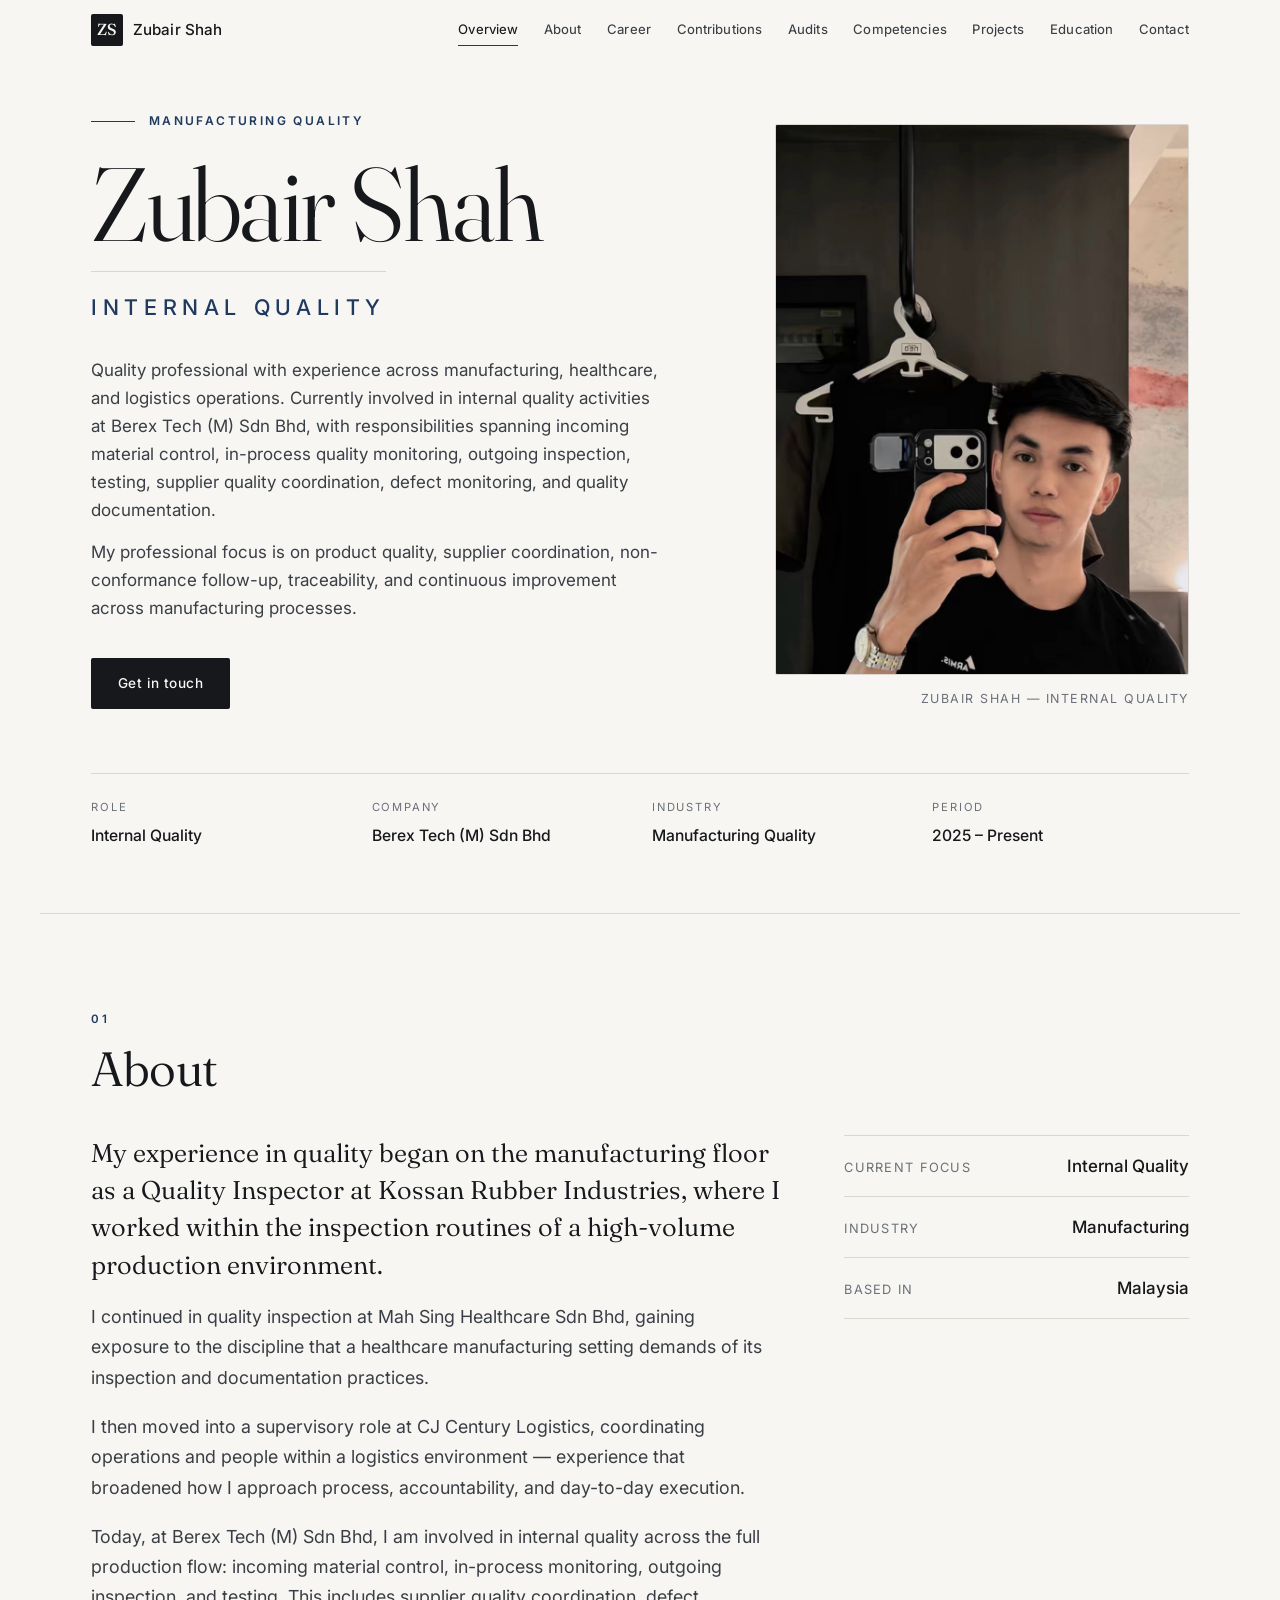
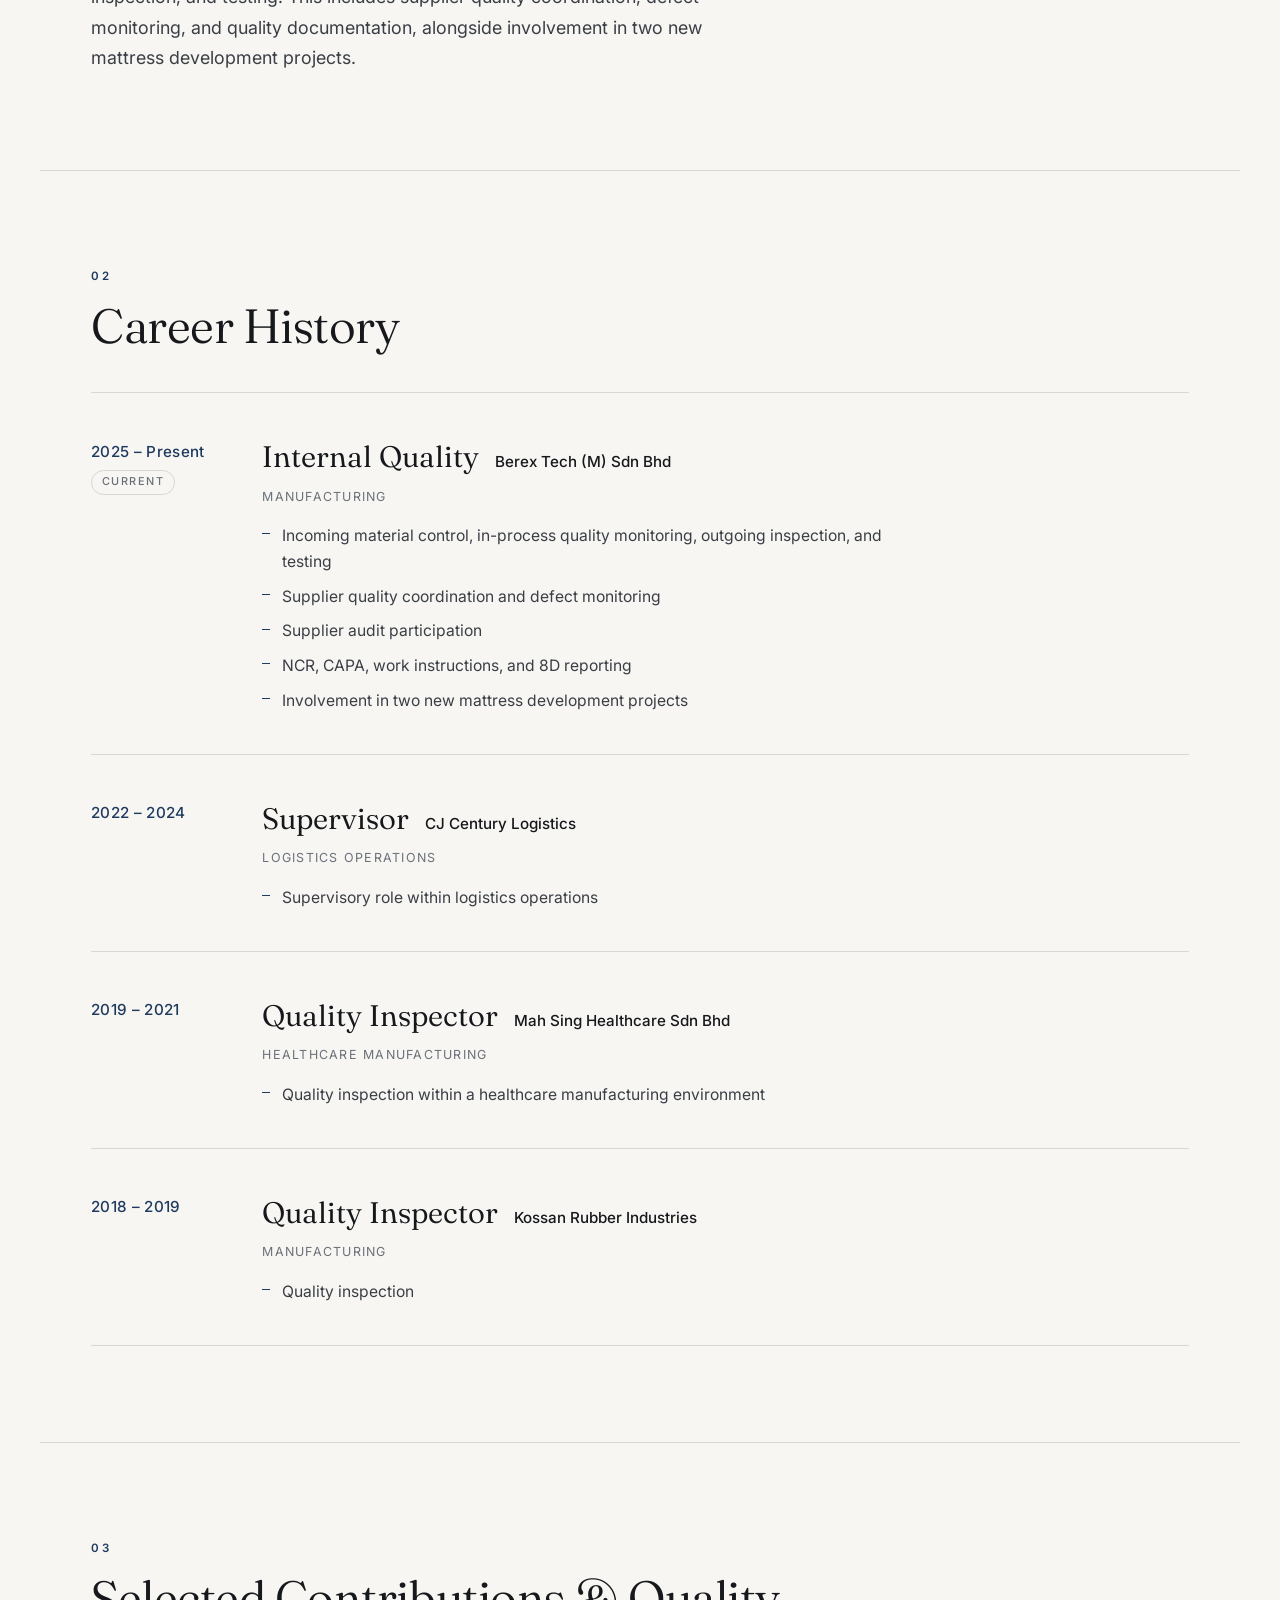
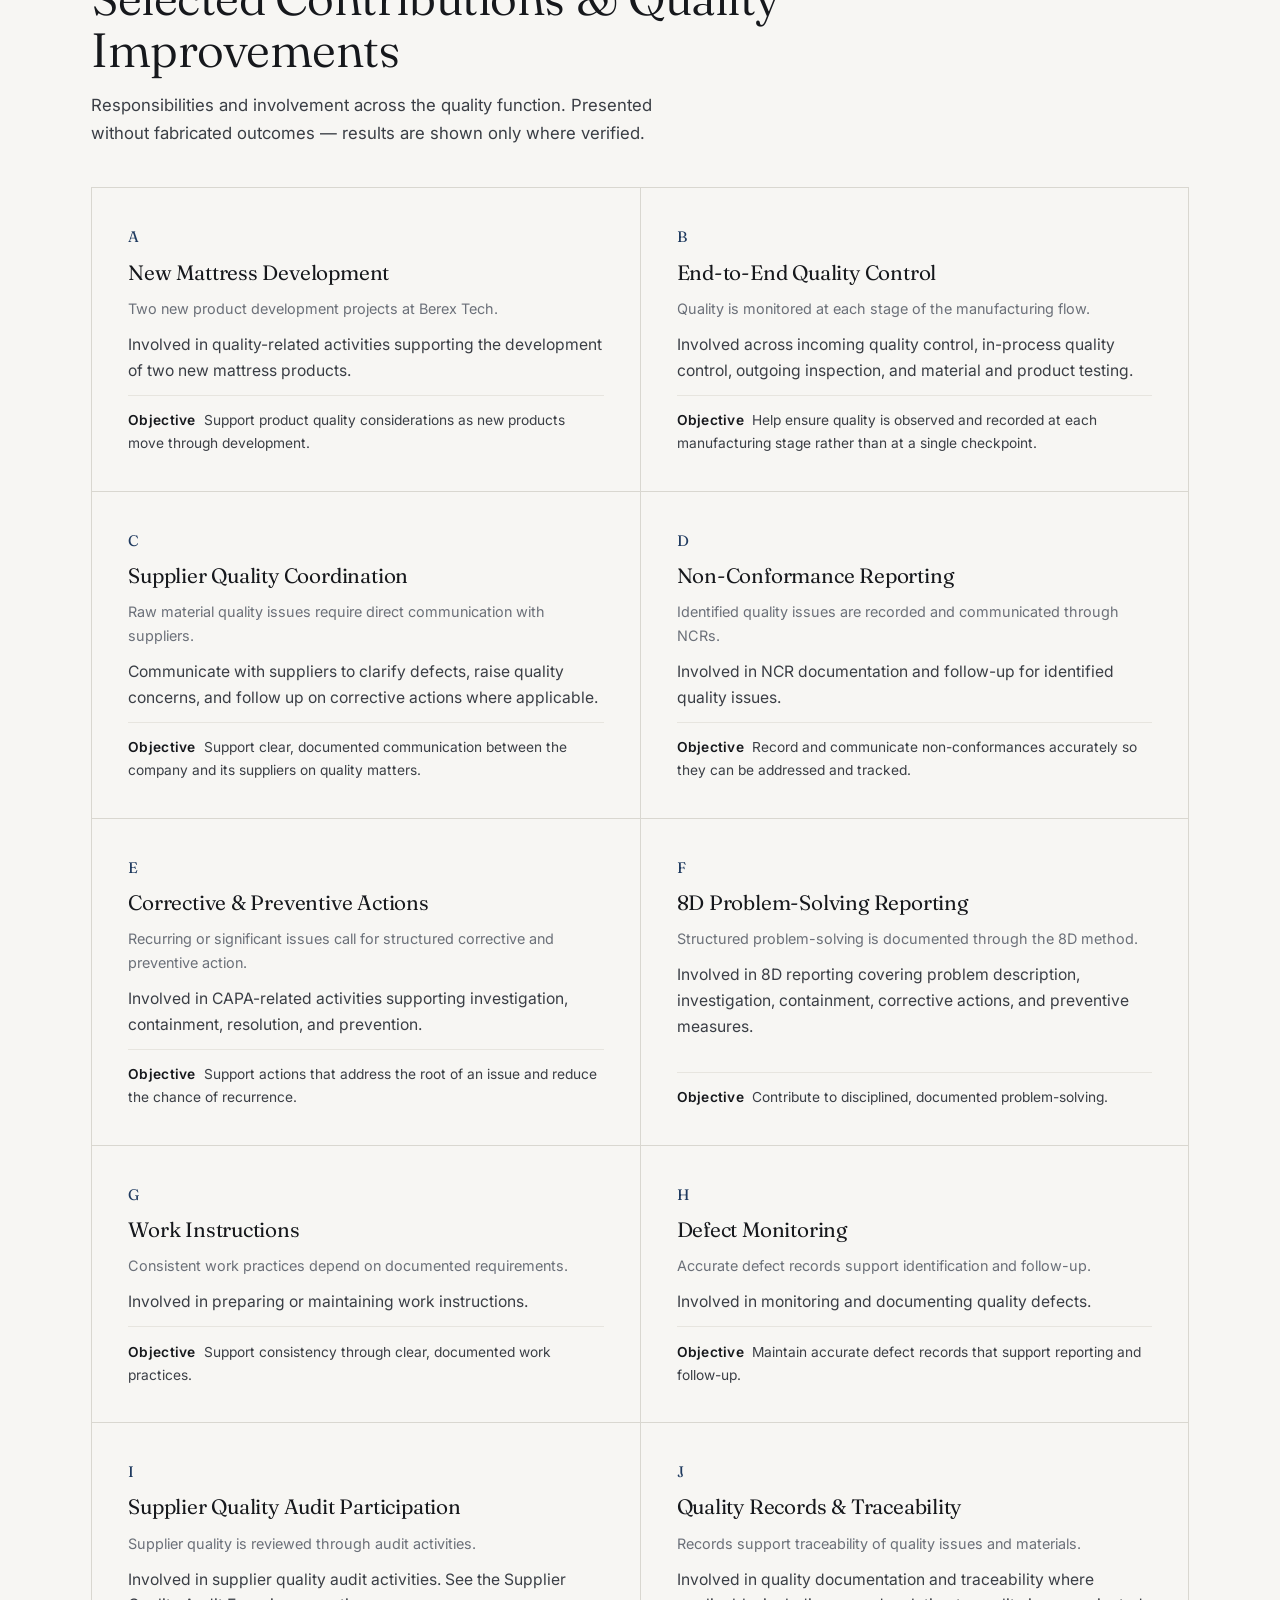
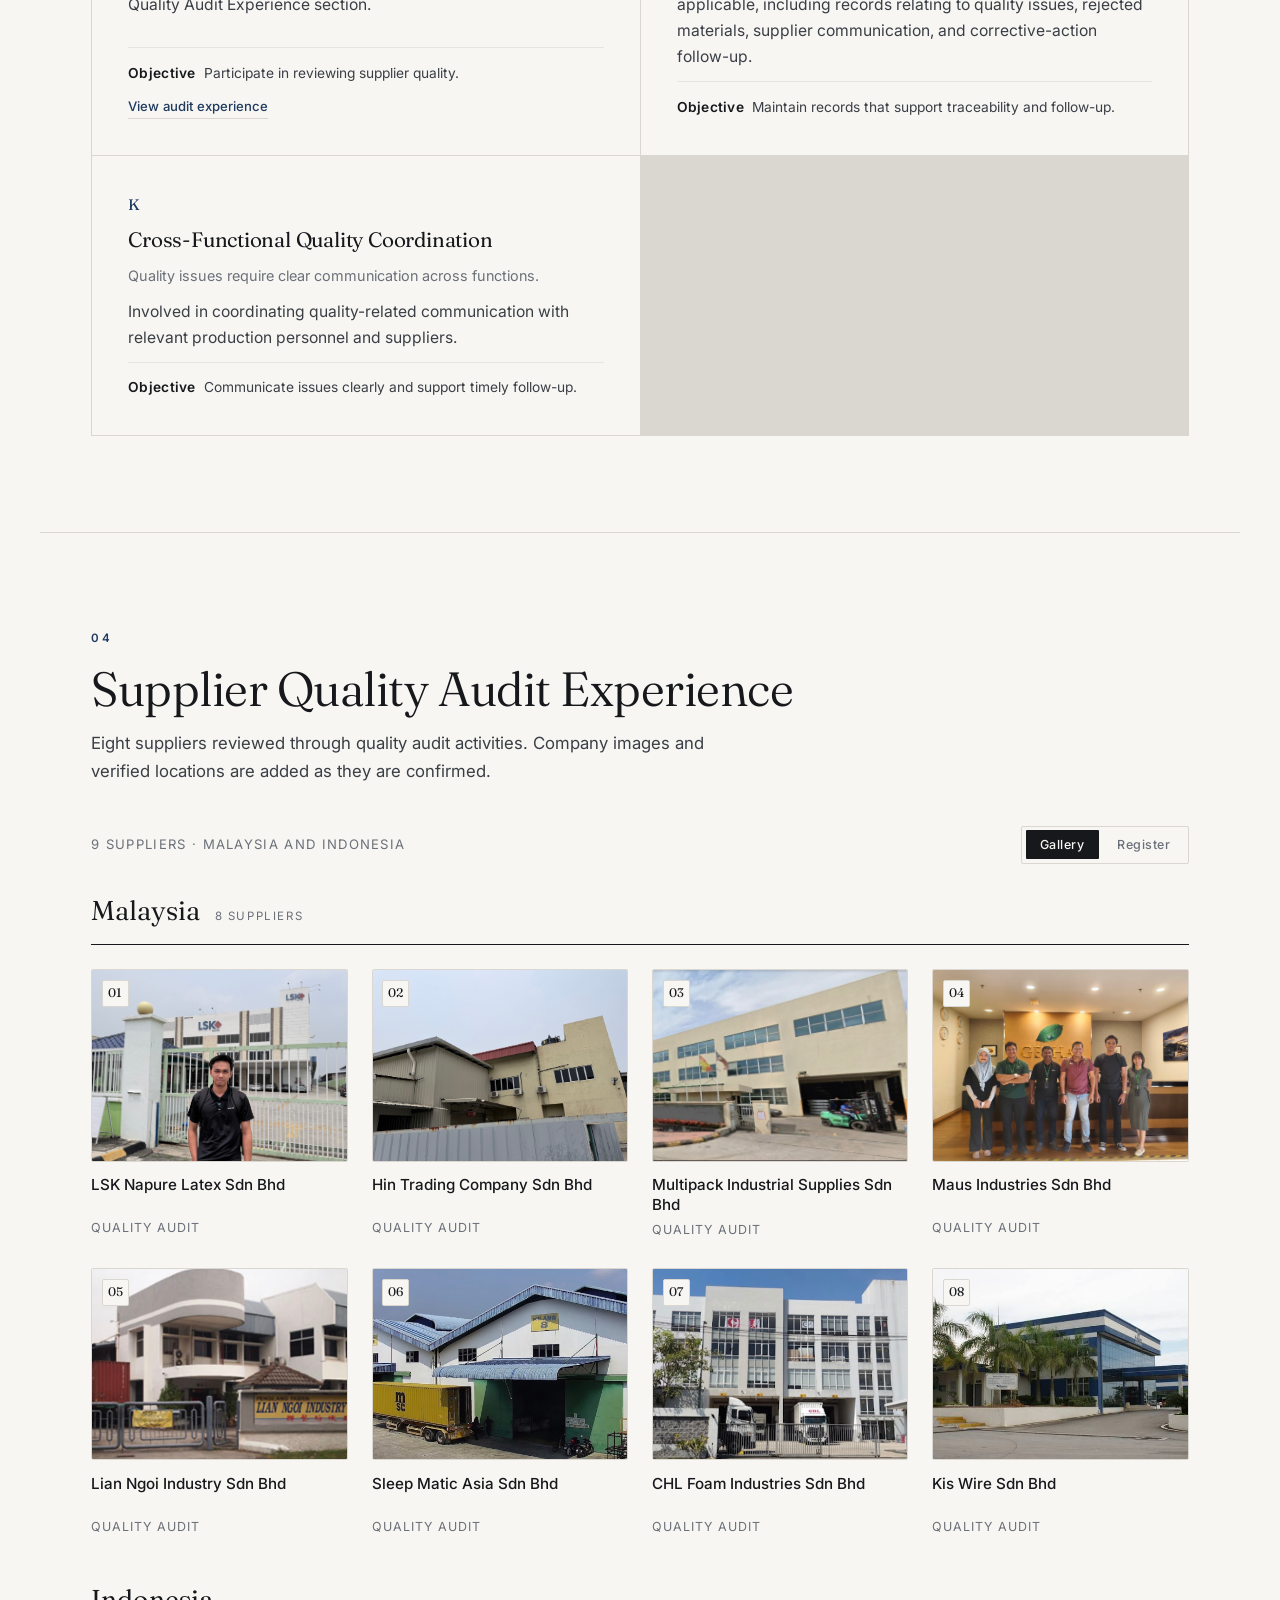
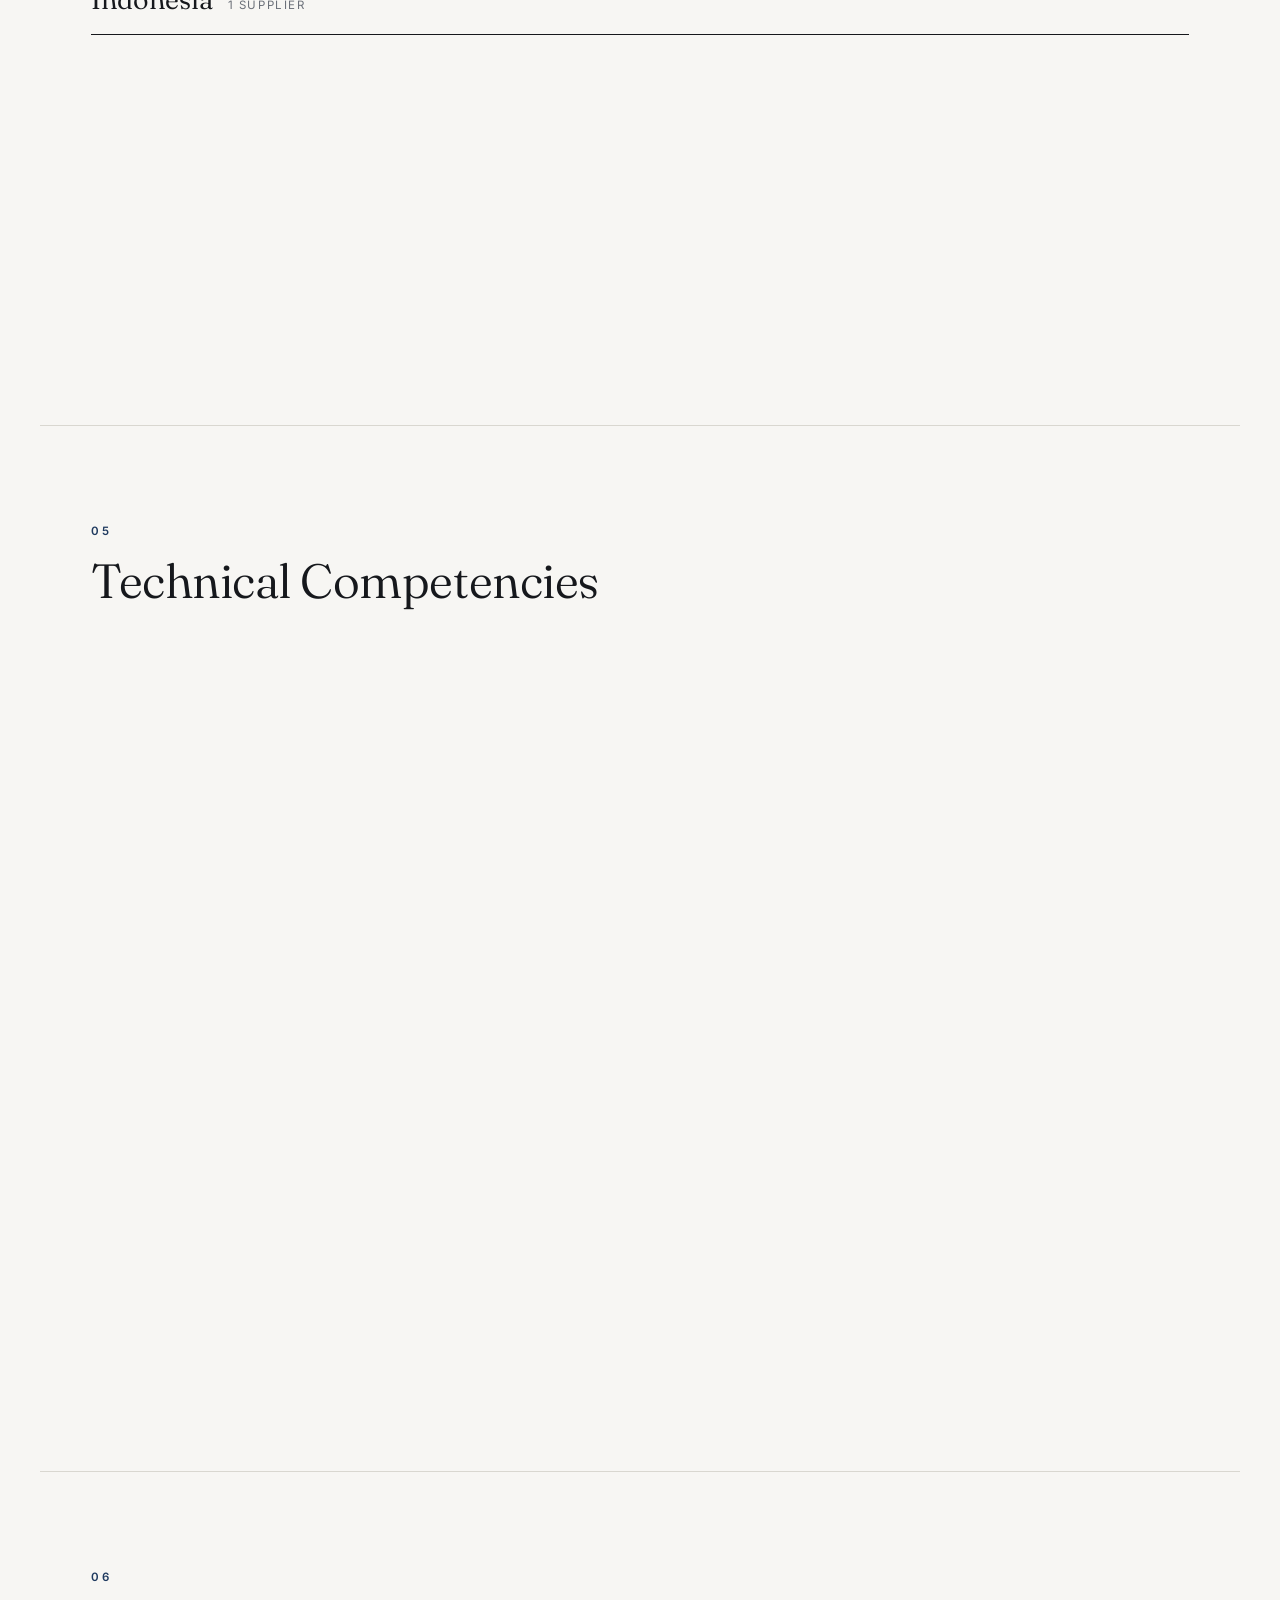
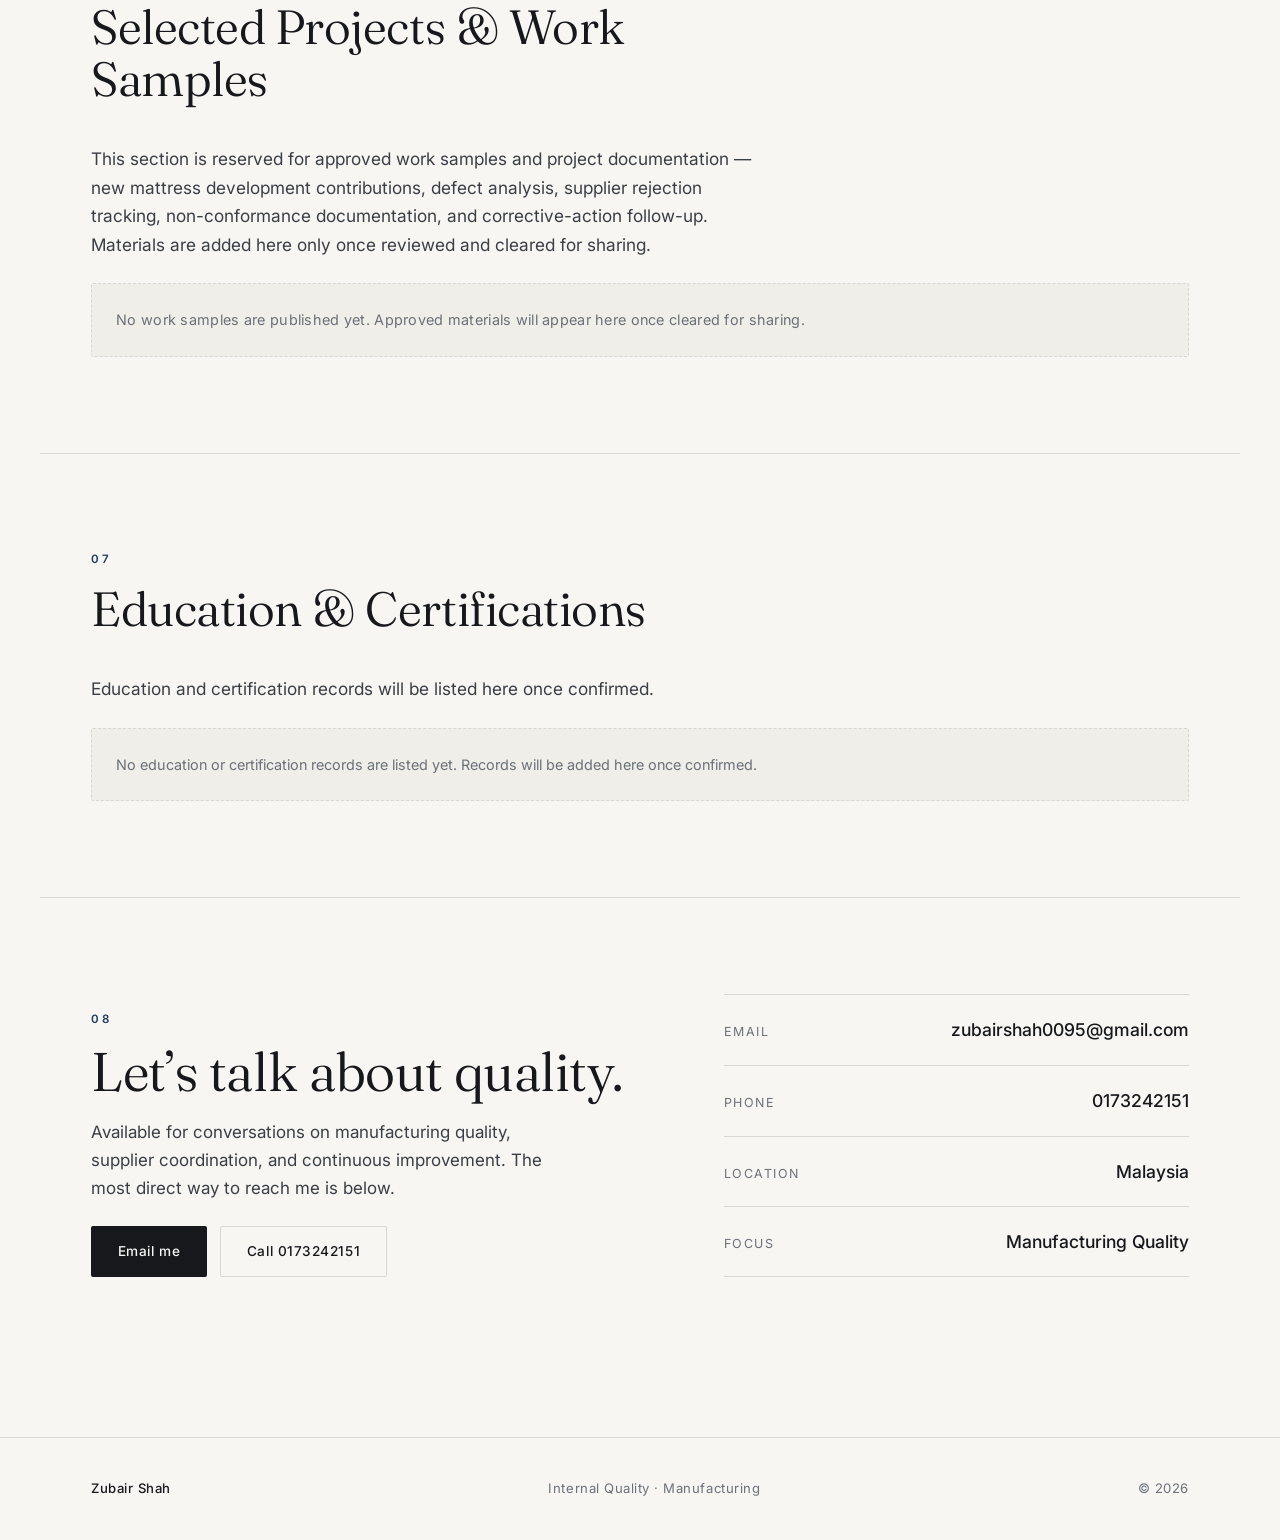
<file: index.html>
<!DOCTYPE html>
<html lang="en">
<head>
  <meta charset="UTF-8" />
  <meta name="viewport" content="width=device-width, initial-scale=1.0" />

  <title>Zubair Shah | Internal Quality Professional</title>
  <meta name="description" content="Professional portfolio of Zubair Shah, highlighting manufacturing quality experience, supplier quality audit participation, quality control activities, and professional contributions." />
  <meta name="author" content="Zubair Shah" />

  <!-- Social sharing -->
  <meta property="og:type" content="website" />
  <meta property="og:title" content="Zubair Shah | Internal Quality Professional" />
  <meta property="og:description" content="Manufacturing quality experience, supplier quality audit participation, quality control activities, and professional contributions." />
  <meta name="twitter:card" content="summary" />

  <!-- Favicon: inline SVG monogram, no external request -->
  <link rel="icon" href="data:image/svg+xml,%3Csvg xmlns='http://www.w3.org/2000/svg' viewBox='0 0 32 32'%3E%3Crect width='32' height='32' fill='%23141619'/%3E%3Ctext x='16' y='22' font-family='Georgia,serif' font-size='16' fill='%23f7f6f3' text-anchor='middle'%3EZS%3C/text%3E%3C/svg%3E" />

  <!-- Fonts: two families only -->
  <link rel="preconnect" href="https://fonts.googleapis.com" />
  <link rel="preconnect" href="https://fonts.gstatic.com" crossorigin />
  <link href="https://fonts.googleapis.com/css2?family=Fraunces:ital,opsz,wght@0,9..144,300..600;1,9..144,400&family=Inter:wght@300;400;500;600&display=swap" rel="stylesheet" />

  <link rel="stylesheet" href="css/styles.css" />
</head>
<body>

  <a class="skip-link" href="#overview">Skip to content</a>

  <!-- ===================== NAVIGATION ===================== -->
  <header class="nav" id="site-nav">
    <div class="nav__inner">
      <a class="nav__brand" href="#overview" aria-label="Zubair Shah — home">
        <span class="nav__mark">ZS</span>
        <span class="nav__name">Zubair Shah</span>
      </a>

      <nav class="nav__links" aria-label="Primary">
        <a href="#overview">Overview</a>
        <a href="#about">About</a>
        <a href="#career">Career</a>
        <a href="#contributions">Contributions</a>
        <a href="#audits">Audits</a>
        <a href="#competencies">Competencies</a>
        <a href="#projects">Projects</a>
        <a href="#education">Education</a>
        <a href="#contact">Contact</a>
      </nav>

      <button class="nav__toggle" aria-expanded="false" aria-controls="mobile-menu" aria-label="Open menu">
        <span></span><span></span><span></span>
      </button>
    </div>

    <!-- Mobile menu -->
    <div class="mobile-menu" id="mobile-menu" hidden>
      <nav aria-label="Mobile">
        <a href="#overview">Overview</a>
        <a href="#about">About</a>
        <a href="#career">Career</a>
        <a href="#contributions">Contributions</a>
        <a href="#audits">Audits</a>
        <a href="#competencies">Competencies</a>
        <a href="#projects">Projects</a>
        <a href="#education">Education</a>
        <a href="#contact">Contact</a>
      </nav>
    </div>
  </header>

  <main>

    <!-- ===================== HERO / OVERVIEW ===================== -->
    <section class="hero" id="overview" aria-labelledby="hero-name">
      <div class="hero__grid">

        <div class="hero__text">
          <p class="hero__eyebrow"><span class="rule"></span>Manufacturing Quality</p>
          <h1 class="hero__name" id="hero-name">Zubair Shah</h1>
          <p class="hero__title" data-role="hero-title">Internal Quality</p>

          <div class="hero__intro" data-role="hero-intro"></div>

          <div class="hero__actions">
            <a class="btn btn--primary" data-role="hero-email" href="#">Get in touch</a>
            <a class="btn btn--ghost" data-role="hero-resume" href="#" hidden>Download résumé</a>
          </div>
        </div>

        <figure class="hero__portrait">
          <!-- PORTRAIT PLACEHOLDER 1 of 9.
               Replace by adding assets/portrait/zubair-shah.jpg and
               setting assets.portraitAvailable = true in js/content.js -->
          <div class="portrait-frame" data-role="portrait">
            <div class="portrait-frame__placeholder" aria-hidden="true">
              <span class="portrait-frame__label">Portrait</span>
              <span class="portrait-frame__hint">A formal portrait will appear here</span>
            </div>
          </div>
          <figcaption class="hero__portrait-caption">Zubair Shah — Internal Quality</figcaption>
        </figure>

      </div>

      <div class="hero__meta" data-role="hero-meta"></div>
    </section>

    <!-- ===================== ABOUT ===================== -->
    <section class="section section--about" id="about" aria-labelledby="about-h">
      <div class="section__head">
        <p class="section__index">01</p>
        <h2 class="section__title" id="about-h">About</h2>
      </div>
      <div class="about__grid">
        <div class="about__body" data-role="about-body"></div>
        <aside class="about__facts" data-role="about-facts" aria-label="At a glance"></aside>
      </div>
    </section>

    <!-- ===================== CAREER ===================== -->
    <section class="section section--career" id="career" aria-labelledby="career-h">
      <div class="section__head">
        <p class="section__index">02</p>
        <h2 class="section__title" id="career-h">Career History</h2>
      </div>
      <ol class="timeline" data-role="career" aria-label="Employment history"></ol>
    </section>

    <!-- ===================== CONTRIBUTIONS ===================== -->
    <section class="section section--contrib" id="contributions" aria-labelledby="contrib-h">
      <div class="section__head">
        <p class="section__index">03</p>
        <h2 class="section__title" id="contrib-h">Selected Contributions &amp; Quality Improvements</h2>
        <p class="section__lede">Responsibilities and involvement across the quality function. Presented without fabricated outcomes — results are shown only where verified.</p>
      </div>
      <div class="contrib" data-role="contributions"></div>
    </section>

    <!-- ===================== SUPPLIER AUDITS ===================== -->
    <section class="section section--audits" id="audits" aria-labelledby="audits-h">
      <div class="section__head">
        <p class="section__index">04</p>
        <h2 class="section__title" id="audits-h">Supplier Quality Audit Experience</h2>
        <p class="section__lede">Eight suppliers reviewed through quality audit activities. Company images and verified locations are added as they are confirmed.</p>
      </div>

      <div class="audits__toolbar">
        <div class="audits__count" data-role="audits-count" aria-live="polite"></div>
        <div class="audits__views" role="group" aria-label="View">
          <button class="viewbtn is-active" data-view="grid" aria-pressed="true">Gallery</button>
          <button class="viewbtn" data-view="list" aria-pressed="false">Register</button>
        </div>
      </div>

      <div class="audits__grid" data-role="audits-grid"></div>
      <div class="audits__list" data-role="audits-list" hidden></div>
    </section>

    <!-- ===================== COMPETENCIES ===================== -->
    <section class="section section--comp" id="competencies" aria-labelledby="comp-h">
      <div class="section__head">
        <p class="section__index">05</p>
        <h2 class="section__title" id="comp-h">Technical Competencies</h2>
      </div>
      <div class="comp" data-role="competencies"></div>
    </section>

    <!-- ===================== PROJECTS ===================== -->
    <section class="section section--projects" id="projects" aria-labelledby="proj-h">
      <div class="section__head">
        <p class="section__index">06</p>
        <h2 class="section__title" id="proj-h">Selected Projects &amp; Work Samples</h2>
      </div>
      <div class="projects" data-role="projects"></div>
    </section>

    <!-- ===================== EDUCATION ===================== -->
    <section class="section section--edu" id="education" aria-labelledby="edu-h">
      <div class="section__head">
        <p class="section__index">07</p>
        <h2 class="section__title" id="edu-h">Education &amp; Certifications</h2>
      </div>
      <div class="education" data-role="education"></div>
    </section>

    <!-- ===================== CONTACT ===================== -->
    <section class="section section--contact" id="contact" aria-labelledby="contact-h">
      <div class="contact__grid">
        <div class="contact__lead">
          <p class="section__index">08</p>
          <h2 class="section__title" id="contact-h">Let’s talk about quality.</h2>
          <p class="contact__note">Available for conversations on manufacturing quality, supplier coordination, and continuous improvement. The most direct way to reach me is below.</p>
          <div class="contact__actions" data-role="contact-actions"></div>
        </div>
        <div class="contact__details" data-role="contact"></div>
      </div>
    </section>

  </main>

  <!-- ===================== FOOTER ===================== -->
  <footer class="footer">
    <div class="footer__inner">
      <span class="footer__name">Zubair Shah</span>
      <span class="footer__meta">Internal Quality · Manufacturing</span>
      <span class="footer__year" data-role="year"></span>
    </div>
  </footer>

  <!-- ===================== AUDIT DETAIL DIALOG ===================== -->
  <dialog class="dialog" data-role="audit-dialog" aria-labelledby="dialog-title">
    <div class="dialog__inner">
      <button class="dialog__close" data-role="dialog-close" aria-label="Close">Close</button>
      <div class="dialog__body" data-role="dialog-body"></div>
    </div>
  </dialog>

  <!-- Netlify Identity: lets the CMS redirect back here after login/invite -->
  <script src="https://identity.netlify.com/v1/netlify-identity-widget.js"></script>
  <script>
    if (window.netlifyIdentity) {
      window.netlifyIdentity.on("init", function (user) {
        if (!user) {
          window.netlifyIdentity.on("login", function () { document.location.href = "/admin/"; });
        }
      });
    }
  </script>

  <!-- Fallback content (used only if content/data.json cannot be fetched) -->
  <script src="js/content.js"></script>
  <script src="js/main.js"></script>
</body>
</html>
</file>
<file: css/styles.css>
/* ==========================================================================
   ZUBAIR SHAH — PORTFOLIO
   Design system + styles
   --------------------------------------------------------------------------
   Philosophy: Swiss editorial, high-end annual report. Restrained palette,
   strong typographic hierarchy, generous whitespace, hairline rules,
   intentional grids. Looks complete with all animation disabled.
   ========================================================================== */

/* ---------- 1. DESIGN TOKENS ---------- */
:root {
  /* Palette — warm paper, near-black ink, industrial navy accent */
  --paper:        #f7f6f3;
  --paper-2:      #efeee9;
  --ink:          #16181c;   /* primary text */
  --ink-2:        #3a3e45;   /* secondary */
  --grey:         #6b7079;   /* tertiary / meta */
  --grey-2:       #9a9ea6;
  --line:         #d9d7d0;   /* hairline borders */
  --line-2:       #e7e5df;
  --navy:         #1f3a5f;   /* accent */
  --navy-deep:    #16293f;
  --white:        #ffffff;

  /* Type */
  --serif: "Fraunces", Georgia, "Times New Roman", serif;
  --sans:  "Inter", system-ui, -apple-system, "Segoe UI", Roboto, sans-serif;

  /* Spacing scale */
  --s-1: 0.5rem;
  --s-2: 1rem;
  --s-3: 1.5rem;
  --s-4: 2.5rem;
  --s-5: 4rem;
  --s-6: 6rem;
  --s-7: 9rem;

  /* Layout */
  --maxw: 1200px;
  --gutter: clamp(1.25rem, 4vw, 4rem);

  --radius: 2px;

  --ease: cubic-bezier(0.22, 0.61, 0.36, 1);
}

/* ---------- 2. RESET ---------- */
*, *::before, *::after { box-sizing: border-box; }
[hidden] { display: none !important; }
html { -webkit-text-size-adjust: 100%; scroll-behavior: smooth; }
@media (prefers-reduced-motion: reduce) { html { scroll-behavior: auto; } }

body {
  margin: 0;
  background: var(--paper);
  color: var(--ink);
  font-family: var(--sans);
  font-weight: 400;
  font-size: clamp(1rem, 0.96rem + 0.2vw, 1.0625rem);
  line-height: 1.65;
  -webkit-font-smoothing: antialiased;
  text-rendering: optimizeLegibility;
  overflow-x: hidden;
}

h1, h2, h3, h4 { margin: 0; font-weight: 400; line-height: 1.08; letter-spacing: -0.01em; }
p { margin: 0; }
img { max-width: 100%; display: block; }
a { color: inherit; text-decoration: none; }
ol, ul { margin: 0; padding: 0; list-style: none; }

/* Focus visibility */
:focus-visible {
  outline: 2px solid var(--navy);
  outline-offset: 3px;
}

.skip-link {
  position: absolute; left: -9999px; top: 0;
  background: var(--ink); color: var(--paper);
  padding: 0.75rem 1.25rem; z-index: 200; font-size: 0.9rem;
}
.skip-link:focus { left: 1rem; top: 1rem; }

/* ---------- 3. SHARED LAYOUT ---------- */
.section {
  max-width: var(--maxw);
  margin: 0 auto;
  padding: var(--s-6) var(--gutter);
  border-top: 1px solid var(--line);
}
@media (max-width: 720px) { .section { padding: var(--s-5) var(--gutter); } }

.section__head { margin-bottom: var(--s-4); }
.section__index {
  font-family: var(--sans);
  font-size: 0.72rem; font-weight: 600;
  letter-spacing: 0.22em; text-transform: uppercase;
  color: var(--navy);
  margin-bottom: 0.9rem;
}
.section__title {
  font-family: var(--serif);
  font-size: clamp(1.9rem, 1.3rem + 2.6vw, 3rem);
  font-weight: 340;
  color: var(--ink);
  max-width: 20ch;
}
.section--contrib .section__title,
.section--audits .section__title { max-width: 26ch; }

.section__lede {
  margin-top: var(--s-2);
  max-width: 56ch;
  color: var(--ink-2);
  font-size: 1.05rem;
}

/* ---------- 4. NAVIGATION ---------- */
.nav {
  position: sticky; top: 0; z-index: 100;
  background: color-mix(in srgb, var(--paper) 88%, transparent);
  backdrop-filter: saturate(140%) blur(8px);
  border-bottom: 1px solid transparent;
  transition: border-color 0.3s var(--ease), background 0.3s var(--ease);
}
.nav.is-scrolled { border-bottom-color: var(--line); }

.nav__inner {
  max-width: var(--maxw);
  margin: 0 auto;
  padding: 0.85rem var(--gutter);
  display: flex; align-items: center; justify-content: space-between;
  gap: 1.5rem;
}
.nav__brand { display: flex; align-items: center; gap: 0.6rem; }
.nav__mark {
  font-family: var(--serif); font-weight: 500;
  font-size: 1rem; letter-spacing: 0.02em;
  width: 2rem; height: 2rem; display: grid; place-items: center;
  background: var(--ink); color: var(--paper);
  border-radius: var(--radius);
}
.nav__name { font-weight: 500; font-size: 0.95rem; letter-spacing: 0.01em; }

.nav__links { display: flex; gap: 1.6rem; }
.nav__links a {
  font-size: 0.82rem; font-weight: 450; color: var(--ink-2);
  letter-spacing: 0.01em; position: relative; padding: 0.25rem 0;
  transition: color 0.2s var(--ease);
}
.nav__links a::after {
  content: ""; position: absolute; left: 0; right: 100%; bottom: -2px;
  height: 1px; background: var(--navy);
  transition: right 0.25s var(--ease);
}
.nav__links a:hover { color: var(--ink); }
.nav__links a:hover::after,
.nav__links a.is-active::after { right: 0; }
.nav__links a.is-active { color: var(--ink); }

.nav__toggle {
  display: none; flex-direction: column; justify-content: center; gap: 5px;
  width: 42px; height: 42px; background: none; border: 1px solid var(--line);
  border-radius: var(--radius); cursor: pointer; padding: 0 9px;
}
.nav__toggle span { height: 1.5px; background: var(--ink); transition: transform 0.3s var(--ease), opacity 0.2s var(--ease); }
.nav__toggle[aria-expanded="true"] span:nth-child(1) { transform: translateY(6.5px) rotate(45deg); }
.nav__toggle[aria-expanded="true"] span:nth-child(2) { opacity: 0; }
.nav__toggle[aria-expanded="true"] span:nth-child(3) { transform: translateY(-6.5px) rotate(-45deg); }

.mobile-menu {
  border-top: 1px solid var(--line);
  background: var(--paper);
  padding: 0.5rem var(--gutter) 1.5rem;
}
.mobile-menu nav { display: flex; flex-direction: column; }
.mobile-menu a {
  padding: 0.9rem 0; font-size: 1.05rem; color: var(--ink-2);
  border-bottom: 1px solid var(--line-2);
}
.mobile-menu a:last-child { border-bottom: none; }

@media (max-width: 920px) {
  .nav__links { display: none; }
  .nav__toggle { display: flex; }
}

/* ---------- 5. HERO ---------- */
.hero {
  max-width: var(--maxw);
  margin: 0 auto;
  padding: clamp(3rem, 4vw, 5.5rem) var(--gutter) var(--s-5);
}
.hero__grid {
  display: grid;
  grid-template-columns: 1.35fr 0.9fr;
  gap: clamp(2rem, 5vw, 5rem);
  align-items: end;
}
.hero__eyebrow {
  display: flex; align-items: center; gap: 0.85rem;
  font-size: 0.75rem; font-weight: 600; letter-spacing: 0.2em;
  text-transform: uppercase; color: var(--navy);
  margin-bottom: 1.4rem;
}
.hero__eyebrow .rule { width: 2.75rem; height: 1px; background: var(--navy); display: inline-block; }

.hero__name {
  font-family: var(--serif);
  font-size: clamp(3.1rem, 1.4rem + 7vw, 6.5rem);
  font-weight: 330;
  letter-spacing: -0.025em;
  line-height: 0.96;
}
.hero__title {
  font-family: var(--sans);
  font-size: clamp(1rem, 0.9rem + 0.6vw, 1.35rem);
  font-weight: 500;
  letter-spacing: 0.26em;
  text-transform: uppercase;
  color: var(--navy);
  margin-top: 1.1rem;
  padding-top: 1.1rem;
  border-top: 1px solid var(--line);
  display: inline-block;
}
.hero__intro {
  margin-top: 1.9rem;
  max-width: 52ch;
}
.hero__intro p { color: var(--ink-2); margin-bottom: 0.9rem; }
.hero__intro p:last-child { margin-bottom: 0; }

.hero__actions { margin-top: 2.2rem; display: flex; gap: 1rem; flex-wrap: wrap; }

/* Buttons */
.btn {
  display: inline-flex; align-items: center; gap: 0.5rem;
  font-size: 0.85rem; font-weight: 500; letter-spacing: 0.04em;
  padding: 0.85rem 1.6rem; border-radius: var(--radius);
  border: 1px solid transparent; cursor: pointer;
  transition: background 0.25s var(--ease), color 0.25s var(--ease), border-color 0.25s var(--ease), transform 0.25s var(--ease);
}
.btn--primary { background: var(--ink); color: var(--paper); }
.btn--primary:hover { background: var(--navy); }
.btn--ghost { border-color: var(--line); color: var(--ink); }
.btn--ghost:hover { border-color: var(--ink); }

/* Portrait */
.hero__portrait { margin: 0; }
.portrait-frame {
  position: relative;
  aspect-ratio: 3 / 4;
  background: var(--paper-2);
  border: 1px solid var(--line);
  border-radius: var(--radius);
  overflow: hidden;
}
.portrait-frame img { width: 100%; height: 100%; object-fit: cover; object-position: center top; }
.portrait-frame__placeholder {
  position: absolute; inset: 0;
  display: flex; flex-direction: column; align-items: center; justify-content: center;
  gap: 0.5rem; text-align: center; padding: 1.5rem;
  background:
    repeating-linear-gradient(135deg, transparent 0 11px, color-mix(in srgb, var(--line) 50%, transparent) 11px 12px);
}
.portrait-frame__placeholder::before {
  content: ""; position: absolute; inset: 14px; border: 1px solid var(--line);
}
.portrait-frame__label {
  font-family: var(--serif); font-size: 1.1rem; color: var(--grey);
  letter-spacing: 0.03em;
}
.portrait-frame__hint { font-size: 0.75rem; color: var(--grey-2); letter-spacing: 0.02em; max-width: 18ch; }

.hero__portrait-caption {
  margin-top: 0.85rem;
  font-size: 0.78rem; letter-spacing: 0.12em; text-transform: uppercase;
  color: var(--grey); text-align: right;
}

/* Hero meta strip */
.hero__meta {
  margin-top: var(--s-5);
  padding-top: var(--s-3);
  border-top: 1px solid var(--line);
  display: grid; grid-template-columns: repeat(4, 1fr); gap: 1.5rem;
}
.hero__meta .mi { }
.hero__meta .mi__k {
  font-size: 0.7rem; letter-spacing: 0.16em; text-transform: uppercase;
  color: var(--grey); margin-bottom: 0.4rem;
}
.hero__meta .mi__v { font-size: 0.98rem; font-weight: 500; color: var(--ink); }

@media (max-width: 860px) {
  .hero__grid { grid-template-columns: 1fr; align-items: start; }
  .hero__portrait { order: -1; max-width: 300px; }
  .hero__portrait-caption { text-align: left; }
  .hero__meta { grid-template-columns: repeat(2, 1fr); gap: 1.25rem 1.5rem; }
}
@media (max-width: 420px) {
  .hero__meta { grid-template-columns: 1fr 1fr; }
}

/* ---------- 6. ABOUT ---------- */
.about__grid {
  display: grid; grid-template-columns: 1.6fr 0.8fr;
  gap: clamp(2rem, 5vw, 4.5rem);
}
.about__body p {
  font-size: 1.12rem; line-height: 1.7; color: var(--ink-2);
  margin-bottom: 1.15rem; max-width: 62ch;
}
.about__body p:first-child {
  font-family: var(--serif); font-size: clamp(1.25rem, 1.05rem + 0.8vw, 1.6rem);
  font-weight: 350; line-height: 1.45; color: var(--ink);
}
.about__body p:last-child { margin-bottom: 0; }

.about__facts { align-self: start; }
.about__facts .f {
  padding: 1rem 0; border-top: 1px solid var(--line);
  display: flex; justify-content: space-between; gap: 1rem; align-items: baseline;
}
.about__facts .f:last-child { border-bottom: 1px solid var(--line); }
.about__facts .f__k { font-size: 0.8rem; letter-spacing: 0.1em; text-transform: uppercase; color: var(--grey); }
.about__facts .f__v { font-weight: 500; text-align: right; }

@media (max-width: 760px) { .about__grid { grid-template-columns: 1fr; } }

/* ---------- 7. CAREER TIMELINE ---------- */
.timeline { }
.timeline__item {
  display: grid;
  grid-template-columns: 7.5rem 1fr;
  gap: clamp(1.5rem, 4vw, 4rem);
  padding: var(--s-4) 0;
  border-top: 1px solid var(--line);
  position: relative;
}
.timeline__item:last-child { border-bottom: 1px solid var(--line); }
.timeline__period {
  font-family: var(--sans); font-weight: 500;
  font-size: 0.95rem; color: var(--navy);
  letter-spacing: 0.02em;
  padding-top: 0.35rem;
}
.timeline__period .now {
  display: inline-block; margin-top: 0.4rem;
  font-size: 0.68rem; letter-spacing: 0.14em; text-transform: uppercase;
  color: var(--grey); border: 1px solid var(--line); border-radius: 100px;
  padding: 0.15rem 0.6rem;
}
.timeline__body { }
.timeline__role {
  display: flex; flex-wrap: wrap; align-items: baseline; gap: 0.5rem 1rem;
  margin-bottom: 0.3rem;
}
.timeline__title {
  font-family: var(--serif); font-size: clamp(1.35rem, 1.1rem + 1vw, 1.85rem);
  font-weight: 360; color: var(--ink);
}
.timeline__company {
  font-size: 0.95rem; color: var(--ink);
  font-weight: 500;
}
.timeline__context {
  font-size: 0.78rem; letter-spacing: 0.1em; text-transform: uppercase;
  color: var(--grey); margin-bottom: 1rem;
}
.timeline__resp { display: grid; gap: 0.55rem; max-width: 60ch; }
.timeline__resp li {
  position: relative; padding-left: 1.25rem; color: var(--ink-2);
  font-size: 0.98rem;
}
.timeline__resp li::before {
  content: ""; position: absolute; left: 0; top: 0.65em;
  width: 0.5rem; height: 1px; background: var(--navy);
}

@media (max-width: 640px) {
  .timeline__item { grid-template-columns: 1fr; gap: 0.75rem; }
  .timeline__period { padding-top: 0; }
  .timeline__period .now { margin-top: 0; margin-left: 0.5rem; }
}

/* ---------- 8. CONTRIBUTIONS ---------- */
.contrib {
  display: grid; grid-template-columns: repeat(2, 1fr);
  gap: 1px; background: var(--line);
  border: 1px solid var(--line);
}
.contrib__item {
  background: var(--paper);
  padding: clamp(1.5rem, 3vw, 2.25rem);
  display: flex; flex-direction: column; gap: 0.7rem;
  transition: background 0.25s var(--ease);
}
.contrib__item:hover { background: var(--white); }
.contrib__ref {
  font-family: var(--serif); font-size: 0.95rem; color: var(--navy);
  letter-spacing: 0.05em;
}
.contrib__title {
  font-family: var(--serif); font-size: 1.3rem; font-weight: 380; color: var(--ink);
  line-height: 1.2;
}
.contrib__context { font-size: 0.9rem; color: var(--grey); }
.contrib__involve { font-size: 0.98rem; color: var(--ink-2); }
.contrib__obj {
  margin-top: auto; padding-top: 0.85rem; border-top: 1px solid var(--line-2);
  font-size: 0.86rem; color: var(--ink-2);
}
.contrib__obj b { font-weight: 600; color: var(--ink); letter-spacing: 0.02em; }
.contrib__link {
  font-size: 0.82rem; color: var(--navy); font-weight: 500;
  border-bottom: 1px solid var(--line); align-self: flex-start;
  transition: border-color 0.2s var(--ease);
}
.contrib__link:hover { border-color: var(--navy); }

@media (max-width: 720px) { .contrib { grid-template-columns: 1fr; } }

/* ---------- 9. SUPPLIER AUDITS ---------- */
.audits__toolbar {
  display: flex; align-items: center; justify-content: space-between;
  gap: 1rem; margin-bottom: var(--s-3); flex-wrap: wrap;
}
.audits__count { font-size: 0.82rem; letter-spacing: 0.1em; text-transform: uppercase; color: var(--grey); }
.audits__views { display: flex; gap: 0.25rem; border: 1px solid var(--line); border-radius: var(--radius); padding: 0.2rem; }
.viewbtn {
  font-family: var(--sans); font-size: 0.78rem; font-weight: 500; letter-spacing: 0.04em;
  padding: 0.45rem 0.9rem; background: none; border: none; border-radius: 1px;
  color: var(--grey); cursor: pointer; transition: background 0.2s var(--ease), color 0.2s var(--ease);
}
.viewbtn.is-active { background: var(--ink); color: var(--paper); }

/* Country group headings */
.audits__group-head {
  display: flex; align-items: baseline; gap: 0.9rem;
  margin: var(--s-4) 0 var(--s-3);
  padding-bottom: 0.75rem;
  border-bottom: 1px solid var(--ink);
}
.audits__group-head:first-child { margin-top: 0; }
.audits__group-name {
  font-family: var(--serif); font-size: clamp(1.3rem, 1.05rem + 1vw, 1.7rem);
  font-weight: 360; color: var(--ink);
}
.audits__group-count {
  font-size: 0.72rem; letter-spacing: 0.14em; text-transform: uppercase;
  color: var(--grey);
}
.audits__group-head--list { margin-bottom: 0; border-bottom-color: var(--ink); }

/* Gallery grid (columns live on the inner wrapper, per country group) */
.audits__grid-inner {
  display: grid; grid-template-columns: repeat(4, 1fr);
  gap: 1.75rem 1.5rem;
  align-items: start;
}
.audits__grid-inner > .reveal { height: 100%; }
.audit-card {
  text-align: left; background: none; border: none; padding: 0; cursor: pointer;
  display: flex; flex-direction: column; font: inherit; color: inherit;
  height: 100%;
}
.audit-card__frame {
  position: relative; aspect-ratio: 4 / 3;
  background: var(--paper-2); border: 1px solid var(--line);
  border-radius: var(--radius); overflow: hidden;
  transition: border-color 0.25s var(--ease), transform 0.25s var(--ease);
}
.audit-card:hover .audit-card__frame { border-color: var(--navy); transform: translateY(-3px); }
.audit-card__frame img { width: 100%; height: 100%; object-fit: cover; }
.audit-card__ph {
  position: absolute; inset: 0; display: grid; place-items: center;
  background:
    repeating-linear-gradient(135deg, transparent 0 9px, color-mix(in srgb, var(--line) 55%, transparent) 9px 10px);
}
.audit-card__ph span {
  font-size: 0.68rem; letter-spacing: 0.14em; text-transform: uppercase; color: var(--grey-2);
  background: var(--paper); padding: 0.3rem 0.6rem; border: 1px solid var(--line);
}
.audit-card__no {
  position: absolute; top: 0.6rem; left: 0.6rem;
  font-family: var(--serif); font-size: 0.78rem; color: var(--ink);
  background: var(--paper); border: 1px solid var(--line);
  width: 1.7rem; height: 1.7rem; display: grid; place-items: center; border-radius: var(--radius);
}
.audit-card__name {
  font-weight: 500; font-size: 0.95rem; margin-top: 0.85rem; color: var(--ink);
  line-height: 1.3;
}
/* Reserve consistent space for 1–2 line names so purpose labels align */
@media (min-width: 681px) {
  .audit-card__name { min-height: 2.5em; }
}
.audit-card__purpose {
  font-size: 0.78rem; letter-spacing: 0.08em; text-transform: uppercase;
  color: var(--grey); margin-top: 0.3rem;
}

@media (max-width: 980px) { .audits__grid-inner { grid-template-columns: repeat(3, 1fr); } }
@media (max-width: 680px)  { .audits__grid-inner { grid-template-columns: repeat(2, 1fr); gap: 1.1rem; } }
@media (max-width: 380px)  { .audits__grid-inner { grid-template-columns: 1fr; } }

/* Register (list) view */
.audits__list { border-top: 1px solid var(--ink); }
.audit-row {
  width: 100%; text-align: left; background: none; border: none; cursor: pointer;
  font: inherit; color: inherit;
  display: grid; grid-template-columns: 2.5rem 1fr auto;
  gap: 1rem; align-items: center;
  padding: 1.15rem 0.5rem 1.15rem 0; border-bottom: 1px solid var(--line);
  transition: background 0.2s var(--ease), padding-left 0.2s var(--ease);
}
.audit-row:hover { background: var(--paper-2); padding-left: 0.75rem; }
.audit-row__no { font-family: var(--serif); color: var(--navy); font-size: 0.95rem; }
.audit-row__name { font-weight: 500; }
.audit-row__meta { font-size: 0.78rem; letter-spacing: 0.08em; text-transform: uppercase; color: var(--grey); }

@media (max-width: 520px) {
  .audit-row { grid-template-columns: 2rem 1fr; }
  .audit-row__meta { grid-column: 2; }
}

/* ---------- 10. COMPETENCIES ---------- */
.comp {
  display: grid; grid-template-columns: repeat(2, 1fr);
  gap: clamp(1.75rem, 4vw, 3.5rem) clamp(2rem, 6vw, 5rem);
}
.comp__group { border-top: 1px solid var(--ink); padding-top: 1.25rem; }
.comp__title {
  font-size: 0.78rem; font-weight: 600; letter-spacing: 0.14em; text-transform: uppercase;
  color: var(--navy); margin-bottom: 1.1rem;
}
.comp__list { display: grid; gap: 0.1rem; }
.comp__list li {
  padding: 0.6rem 0; border-bottom: 1px solid var(--line-2);
  font-size: 1rem; color: var(--ink-2);
  display: flex; align-items: baseline; gap: 0.75rem;
}
.comp__list li:last-child { border-bottom: none; }
.comp__list li::before {
  content: counter(ci, decimal-leading-zero);
  counter-increment: ci;
  font-size: 0.72rem; color: var(--grey-2); font-variant-numeric: tabular-nums;
  min-width: 1.5rem;
}
.comp__group { counter-reset: ci; }

@media (max-width: 680px) { .comp { grid-template-columns: 1fr; } }

/* ---------- 11. PROJECTS ---------- */
.projects__intro {
  max-width: 60ch; color: var(--ink-2); font-size: 1.08rem;
}
.projects__status {
  margin-top: var(--s-3); padding: 1.5rem; border: 1px dashed var(--line);
  border-radius: var(--radius); background: var(--paper-2);
  font-size: 0.9rem; color: var(--grey); letter-spacing: 0.02em;
}
.projects__list { display: grid; gap: 1.5rem; }
.project-item {
  display: grid; grid-template-columns: 1fr; gap: 1rem;
  padding: var(--s-3) 0; border-top: 1px solid var(--line);
}
.project-item__title { font-family: var(--serif); font-size: 1.5rem; font-weight: 360; }
.project-item__row { display: grid; grid-template-columns: 8rem 1fr; gap: 1rem; font-size: 0.95rem; }
.project-item__k { color: var(--grey); font-size: 0.8rem; letter-spacing: 0.08em; text-transform: uppercase; }
.project-item img { border: 1px solid var(--line); border-radius: var(--radius); }

/* ---------- 12. EDUCATION ---------- */
.education__note {
  max-width: 56ch; color: var(--ink-2); font-size: 1.08rem;
}
.education__status {
  margin-top: var(--s-3); padding: 1.5rem; border: 1px dashed var(--line);
  border-radius: var(--radius); background: var(--paper-2);
  font-size: 0.9rem; color: var(--grey);
}
.education__list { display: grid; gap: 0; }
.edu-item {
  display: grid; grid-template-columns: 10rem 1fr auto; gap: 1.5rem; align-items: baseline;
  padding: 1.5rem 0; border-top: 1px solid var(--line);
}
.edu-item:last-child { border-bottom: 1px solid var(--line); }
.edu-item__date { color: var(--navy); font-weight: 500; font-size: 0.95rem; }
.edu-item__qual { font-family: var(--serif); font-size: 1.25rem; font-weight: 360; }
.edu-item__inst { color: var(--ink-2); font-size: 0.95rem; margin-top: 0.2rem; }
.edu-item__type { font-size: 0.78rem; letter-spacing: 0.08em; text-transform: uppercase; color: var(--grey); }
@media (max-width: 640px) { .edu-item { grid-template-columns: 1fr; gap: 0.4rem; } }

/* ---------- 13. CONTACT ---------- */
.section--contact { border-top: 1px solid var(--line); }
.contact__grid {
  display: grid; grid-template-columns: 1.1fr 0.9fr; gap: clamp(2rem, 5vw, 5rem);
  align-items: end;
}
.contact__lead .section__title {
  font-size: clamp(2rem, 1.4rem + 3vw, 3.4rem); max-width: 16ch;
}
.contact__note { margin-top: var(--s-2); color: var(--ink-2); max-width: 44ch; }
.contact__actions { margin-top: var(--s-3); display: flex; gap: 0.85rem; flex-wrap: wrap; }
.contact__actions .btn { flex: 0 1 auto; }
.contact__v--static { color: var(--ink-2); font-weight: 500; }
@media (max-width: 520px) {
  .contact__actions { flex-direction: column; align-items: stretch; }
  .contact__actions .btn { justify-content: center; }
}
.contact__details { display: grid; gap: 0; }
.contact__row {
  display: flex; justify-content: space-between; align-items: baseline; gap: 1rem;
  padding: 1.25rem 0; border-top: 1px solid var(--line);
}
.contact__row:last-child { border-bottom: 1px solid var(--line); }
.contact__k { font-size: 0.78rem; letter-spacing: 0.12em; text-transform: uppercase; color: var(--grey); flex: none; }
.contact__v {
  font-size: 1.1rem; font-weight: 500; color: var(--ink); text-align: right;
  min-width: 0; overflow-wrap: anywhere; word-break: break-word;
}
@media (max-width: 400px) {
  .contact__row { flex-direction: column; align-items: flex-start; gap: 0.35rem; }
  .contact__v { text-align: left; font-size: 1.02rem; }
}
.contact__v:hover { color: var(--navy); }
a.contact__v { border-bottom: 1px solid transparent; transition: border-color 0.2s var(--ease), color 0.2s var(--ease); }
a.contact__v:hover { border-bottom-color: var(--navy); }

@media (max-width: 720px) { .contact__grid { grid-template-columns: 1fr; align-items: start; } }

/* ---------- 14. FOOTER ---------- */
.footer { border-top: 1px solid var(--line); margin-top: var(--s-5); }
.footer__inner {
  max-width: var(--maxw); margin: 0 auto; padding: var(--s-4) var(--gutter);
  display: flex; gap: 1rem; justify-content: space-between; flex-wrap: wrap;
  font-size: 0.82rem; color: var(--grey); letter-spacing: 0.04em;
}
.footer__name { color: var(--ink); font-weight: 500; }

/* ---------- 15. DIALOG ---------- */
.dialog {
  border: none; padding: 0; max-width: 560px; width: calc(100% - 2rem);
  background: var(--paper); color: var(--ink);
  border-radius: var(--radius); box-shadow: 0 30px 80px -20px rgba(10,15,25,0.4);
}
.dialog::backdrop { background: rgba(16,18,22,0.55); backdrop-filter: blur(2px); }
.dialog__inner { padding: clamp(1.75rem, 4vw, 2.75rem); position: relative; }
.dialog__close {
  position: absolute; top: 1.25rem; right: 1.25rem;
  font-size: 0.75rem; letter-spacing: 0.1em; text-transform: uppercase;
  background: none; border: 1px solid var(--line); border-radius: var(--radius);
  padding: 0.4rem 0.8rem; cursor: pointer; color: var(--ink-2);
}
.dialog__close:hover { border-color: var(--ink); }
.dialog__frame {
  aspect-ratio: 4 / 3; background: var(--paper-2); border: 1px solid var(--line);
  border-radius: var(--radius); overflow: hidden; margin-bottom: 1.5rem; position: relative;
}
.dialog__frame img { width: 100%; height: 100%; object-fit: cover; }
.dialog__frame .audit-card__ph { position: absolute; inset: 0; }
.dialog__no { font-family: var(--serif); color: var(--navy); font-size: 0.9rem; letter-spacing: 0.05em; }
.dialog__name { font-family: var(--serif); font-size: 1.75rem; font-weight: 360; margin: 0.3rem 0 1.25rem; }
.dialog__fields { display: grid; gap: 0; }
.dialog__field {
  display: grid; grid-template-columns: 9rem 1fr; gap: 1rem;
  padding: 0.85rem 0; border-top: 1px solid var(--line); font-size: 0.95rem;
}
.dialog__field .k { font-size: 0.75rem; letter-spacing: 0.08em; text-transform: uppercase; color: var(--grey); }
.dialog__field .v { color: var(--ink-2); }
.dialog__field .v.pending { color: var(--grey-2); font-style: italic; }
@media (max-width: 480px) { .dialog__field { grid-template-columns: 1fr; gap: 0.2rem; } }

/* ---------- 16. REVEAL ANIMATION (progressive, reduced-motion safe) ---------- */
.reveal { opacity: 0; transform: translateY(18px); transition: opacity 0.7s var(--ease), transform 0.7s var(--ease); }
.reveal.is-in { opacity: 1; transform: none; }
@media (prefers-reduced-motion: reduce) {
  .reveal { opacity: 1; transform: none; transition: none; }
  .nav, .btn, .audit-card__frame, .contrib__item, .audit-row { transition: none; }
}
</file>
